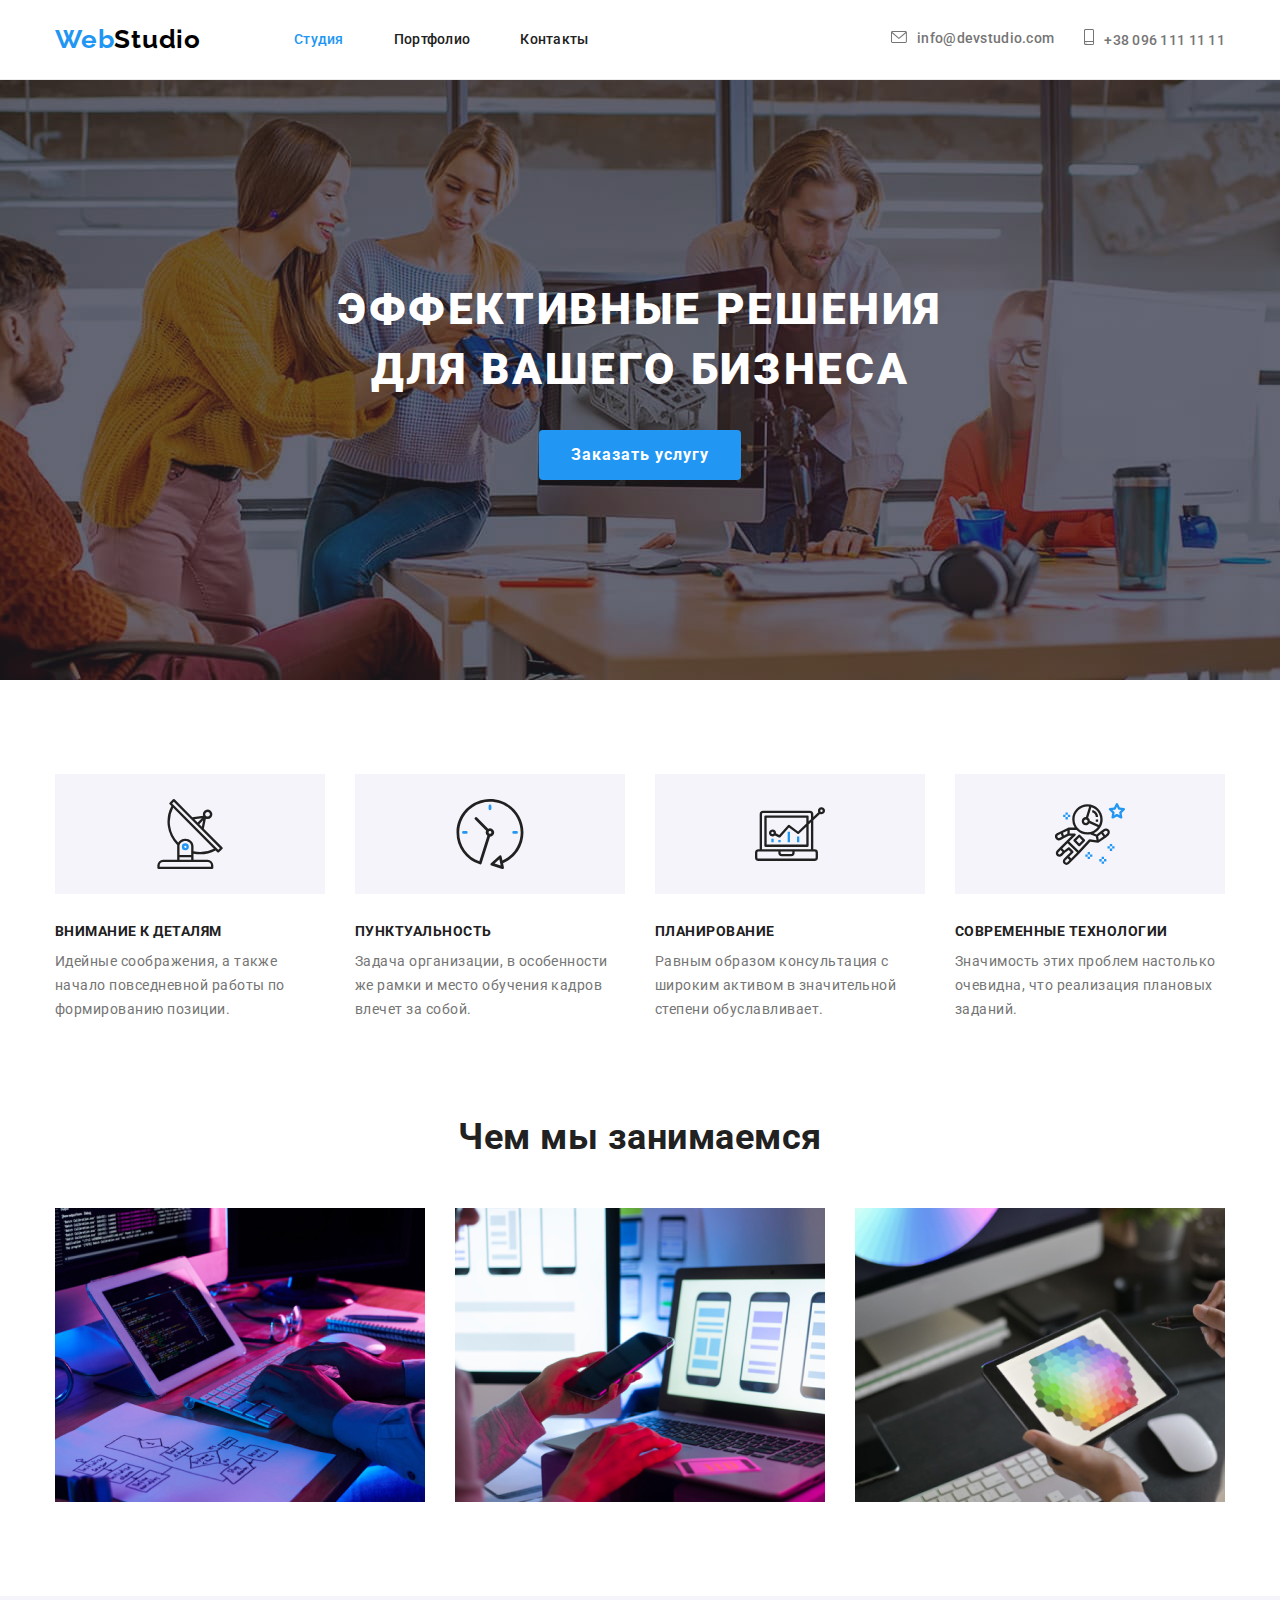
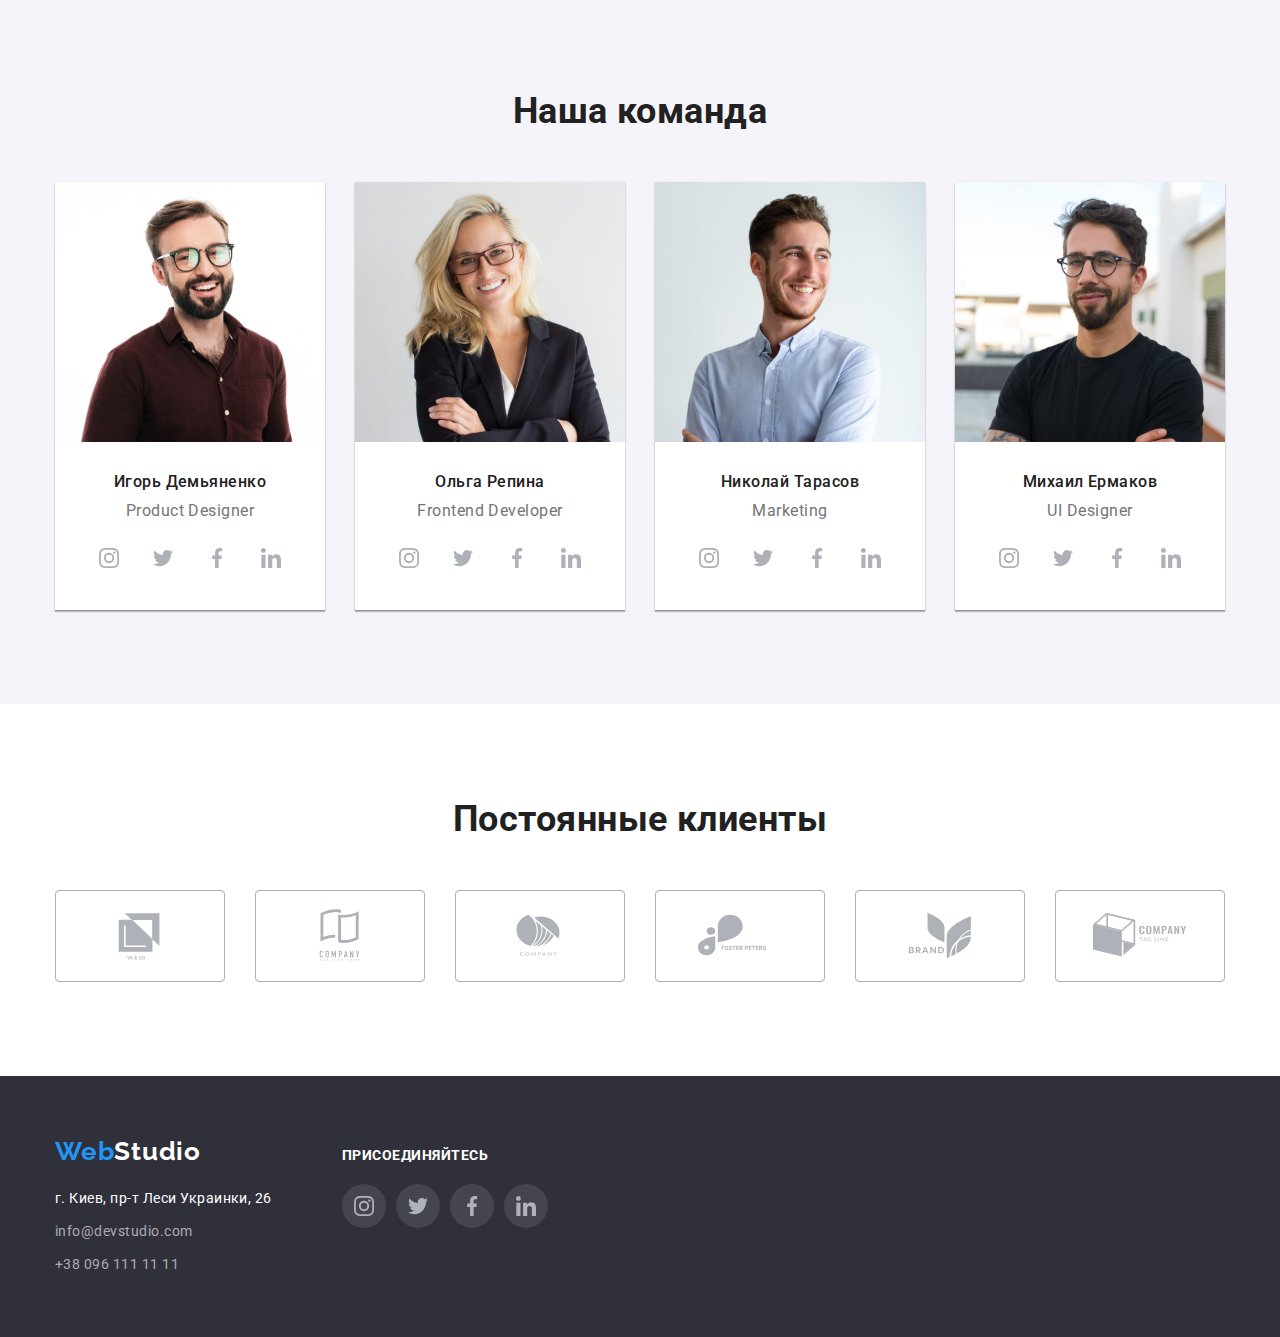
<file: index.html>
<!DOCTYPE html>
<html lang="ru">
<head>
    <meta charset="UTF-8">
    <meta http-equiv="X-UA-Compatible" content="IE=edge">
    <meta name="viewport" content="width=device-width, initial-scale=1.0">
    <title>WebStudio</title>
    <link rel="preconnect" href="https://fonts.googleapis.com">
    <link rel="preconnect" href="https://fonts.gstatic.com" crossorigin>
        <link href="https://fonts.googleapis.com/css2?family=Raleway:wght@700&family=Roboto:wght@400;500;700;900&display=swap"
        rel="stylesheet">
    <link rel="stylesheet" href="https://cdnjs.cloudflare.com/ajax/libs/modern-normalize/1.0.0/modern-normalize.min.css" />
    <link rel="stylesheet" href="./css/styles.css">
</head>
<body>
    <header class="header">
        <div class="conteiner header-nav">
            <nav class="nav">
                <a href="./index.html" class="logo link">Web<span class="logo-half-header">Studio</span></a>
                <ul class="nav-list list">
                    <li class="item"><a href="./index.html" class="link nav-link current">Студия</a></li>
                    <li class="item"><a href="./portfolio.html" class="link nav-link">Портфолио</a></li>
                    <li class="item"><a href="" class="link nav-link">Контакты</a></li>
                </ul>
            </nav>
            <ul class="contacts-list list">
                <li class="item">
                    <a href="mailto:info@devstudio.com" class="header-contacts link">
                        <svg class="icon envelope">
                            <use href="./images/icons.svg#envelope"></use>
                        </svg>info@devstudio.com</a>
                </li>
                <li class="item">
                    <a href="tel:+380961111111" class="header-contacts link">
                        <svg class="icon smartphone">
                            <use href="./images/icons.svg#smartphone"></use>
                        </svg>+38 096 111 11 11
                    </a>
                </li>
            </ul>
        </div>
    </header>
    <main>
        <section class="hero">
            <h1 class="hero-title">Эффективные решения для вашего бизнеса</h1>
            <button type="button" class="hero-button">
                Заказать услугу
            </button>
        </section>
        <section class="section">
            <div class="conteiner"><ul class="list features-list">
                <li class="features-item">
                    <div class="features-box">
                        <svg class="features-icon">
                            <use href="./images/icons.svg#antenna"></use>
                        </svg>
                    </div>
                    <h3 class="features-title">Внимание к деталям</h3>
                    <p class="features-text">
                        Идейные соображения, а также начало повседневной работы по формированию позиции.
                    </p>
                </li>
                <li class="features-item">
                    <div class="features-box">
                        <svg class="features-icon">
                            <use href="./images/icons.svg#clock"></use>
                        </svg>
                    </div>
                    <h3 class="features-title">Пунктуальность</h3>
                    <p class="features-text">
                        Задача организации, в особенности же рамки и место обучения кадров влечет за собой.
                    </p>
                </li>
                <li class="features-item">
                    <div class="features-box">
                        <svg class="features-icon">
                            <use href="./images/icons.svg#diagram"></use>
                        </svg>
                    </div>
                    <h3 class="features-title">Планирование</h3>
                    <p class="features-text">
                        Равным образом консультация с широким активом в значительной степени обуславливает.
                    </p>
                </li>
                <li class="features-item">
                    <div class="features-box">
                        <svg class="features-icon">
                            <use href="./images/icons.svg#astronaut"></use>
                        </svg>
                    </div>
                    <h3 class="features-title">Современные технологии</h3>
                    <p class="features-text">
                        Значимость этих проблем настолько очевидна, что реализация плановых заданий.
                    </p>
                </li>
            </ul>
        </div>
        </section>
        <section class="section team-section">
            <div class="conteiner">
                <h2 class="work-title">Чем мы занимаемся</h2>
                <ul class="list work-list">
                    <li class="work-item">
                        <img src="images/img1.jpg" alt="Программист работает с кодом" width="370" class="img-nogap">
                    </li>
                    <li class="work-item">
                        <img src="images/img2.jpg" alt="Дизайнер разрабатывет приложение для смартфонов" width="370" class="img-nogap">
                    </li>
                    <li class="work-item">
                        <img src="images/img3.jpg" alt="Веб-дизайнер работает с планшетом для выбора цветов" width="370" class="img-nogap">
                    </li>
                </ul>
            </div>
        </section>
        <section class="team section">
            <div class="conteiner">
                <h2 class="team-title">Наша команда</h2>
                <ul class="list team-list">
                    <li class="team-item">
                        <img src="images/igor.jpg" alt="Игорь Демьяненко" width="270" class="img-nogap">
                        <div class="team-content">
                            <h3 class="team-name">Игорь Демьяненко</h3>
                            <p lang="en" class="team-text">Product Designer</p>
                            <ul class="list team-social">
                                <li>
                                    <a href="" class="link social-links" aria-label="Instagram">
                                        <svg class="social-icon">
                                            <use href="./images/icons.svg#instagram"></use>
                                        </svg>
                                    </a>
                                </li>
                                <li>
                                    <a href="" class="link social-links" aria-label="Twitter">
                                        <svg class="social-icon">
                                            <use href="./images/icons.svg#twitter"></use>
                                        </svg>
                                    </a>
                                </li>
                                <li>
                                    <a href="" class="link social-links" aria-label="Facebook">
                                        <svg class="social-icon">
                                            <use href="./images/icons.svg#facebook"></use>
                                        </svg>
                                    </a>
                                </li>
                                <li>
                                    <a href="" class="link social-links" aria-label="Linkedin">
                                        <svg class="social-icon">
                                            <use href="./images/icons.svg#linkedin"></use>
                                        </svg>
                                    </a>
                                </li>
                            </ul>
                        </div>                        
                        </li>
                        <li class="team-item">
                            <img src="images/olga.jpg" alt="Ольга Репина" width="270" class="img-nogap">
                            <div class="team-content">
                                <h3 class="team-name">Ольга Репина</h3>
                                <p lang="en" class="team-text">Frontend Developer</p>
                                <ul class="list team-social">
                                    <li>
                                        <a href="" class="link social-links" aria-label="Instagram">
                                            <svg class="social-icon">
                                                <use href="./images/icons.svg#instagram"></use>
                                            </svg>
                                        </a>
                                    </li>
                                    <li>
                                        <a href="" class="link social-links" aria-label="Twitter">
                                            <svg class="social-icon">
                                                <use href="./images/icons.svg#twitter"></use>
                                            </svg>
                                        </a>
                                    </li>
                                    <li>
                                        <a href="" class="link social-links" aria-label="Facebook">
                                            <svg class="social-icon">
                                                <use href="./images/icons.svg#facebook"></use>
                                            </svg>
                                        </a>
                                    </li>
                                    <li>
                                        <a href="" class="link social-links" aria-label="Linkedin">
                                            <svg class="social-icon">
                                                <use href="./images/icons.svg#linkedin"></use>
                                            </svg>
                                        </a>
                                    </li>
                                </ul>
                            </div>
                    </li>
                    <li class="team-item">
                        <img src="images/nikolai.jpg" alt="Николай Тарасов" width="270" class="img-nogap">
                        <div class="team-content">
                            <h3 class="team-name">Николай Тарасов</h3>
                            <p lang="en" class="team-text">Marketing</p>
                            <ul class="list team-social">
                                <li>
                                    <a href="" class="link social-links" aria-label="Instagram">
                                        <svg class="social-icon">
                                            <use href="./images/icons.svg#instagram"></use>
                                        </svg>
                                    </a>
                                </li>
                                <li>
                                    <a href="" class="link social-links" aria-label="Twitter">
                                        <svg class="social-icon">
                                            <use href="./images/icons.svg#twitter"></use>
                                        </svg>
                                    </a>
                                </li>
                                <li>
                                    <a href="" class="link social-links" aria-label="Facebook">
                                        <svg class="social-icon">
                                            <use href="./images/icons.svg#facebook"></use>
                                        </svg>
                                    </a>
                                </li>
                                <li>
                                    <a href="" class="link social-links" aria-label="Linkedin">
                                        <svg class="social-icon">
                                            <use href="./images/icons.svg#linkedin"></use>
                                        </svg>
                                    </a>
                                </li>
                            </ul>
                        </div>
                    </li>
                    <li class="team-item">
                        <img src="images/mihail.jpg" alt="Михаил Ермаков" width="270" class="img-nogap">
                        <div class="team-content">
                            <h3 class="team-name">Михаил Ермаков</h3>
                            <p lang="en" class="team-text">UI Designer</p>
                            <ul class="list team-social">
                                <li>
                                    <a href="" class="link social-links" aria-label="Instagram">
                                        <svg class="social-icon">
                                            <use href="./images/icons.svg#instagram"></use>
                                        </svg>
                                    </a>
                                </li>
                                <li>
                                    <a href="" class="link social-links" aria-label="Twitter">
                                        <svg class="social-icon">
                                            <use href="./images/icons.svg#twitter"></use>
                                        </svg>
                                    </a>
                                </li>
                                <li>
                                    <a href="" class="link social-links" aria-label="Facebook">
                                        <svg class="social-icon">
                                            <use href="./images/icons.svg#facebook"></use>
                                        </svg>
                                    </a>
                                </li>
                                <li>
                                    <a href="" class="link social-links" aria-label="Linkedin">
                                        <svg class="social-icon">
                                            <use href="./images/icons.svg#linkedin"></use>
                                        </svg>
                                    </a>
                                </li>
                            </ul>
                        </div>
                    </li>
                </ul>
            </div>
        </section>
        <section class="section">
            <div class="conteiner">
                <h2 class="clients-title">Постоянные клиенты</h2>
                <ul class="list clients-list">
                    <li>
                        <a href="/" class="link clients-link" aria-label="Клиент 1">
                            <div class="clients-box">
                                <svg class="clients-icon">
                                    <use href="./images/icons.svg#logo-1"></use>
                                </svg>
                            </div>
                        </a>
                    </li>
                    <li>
                        <a href="/" class="link clients-link" aria-label="Клиент 2">
                            <div class="clients-box">
                                <svg class="clients-icon">
                                    <use href="./images/icons.svg#logo-2"></use>
                                </svg>
                            </div>
                        </a>
                    </li>
                    <li>
                        <a href="/" class="link clients-link" aria-label="Клиент 3">
                            <div class="clients-box">
                                <svg class="clients-icon">
                                    <use href="./images/icons.svg#logo-3"></use>
                                </svg>
                            </div>
                        </a>
                    </li>
                    <li>
                        <a href="/" class="link clients-link" aria-label="Клиент 4">
                            <div class="clients-box">
                                <svg class="clients-icon">
                                    <use href="./images/icons.svg#logo-4"></use>
                                </svg>
                            </div>
                        </a>
                    </li>
                    <li>
                        <a href="/" class="link clients-link" aria-label="Клиент 5">
                            <div class="clients-box">
                                <svg class="clients-icon">
                                    <use href="./images/icons.svg#logo-5"></use>
                                </svg>
                            </div>
                        </a>
                    </li>
                    <li>
                        <a href="/" class="link clients-link" aria-label="Клиент 6">
                            <div class="clients-box">
                                <svg class="clients-icon">
                                    <use href="./images/icons.svg#logo-6"></use>
                                </svg>
                            </div>
                        </a>
                    </li>
                </ul>
            </div>
        </section>
    </main>
    <footer class="footer">
        <div class="conteiner">
            <div>
                <a href="./index.html" class="logo no-margin no-padding link">Web<span class="logo-half-footer">Studio</span></a>
                <address class="contacts">
                    <p class="address">г. Киев, пр-т Леси Украинки, 26</p>
                    <ul class="footer-list list">
                        <li class="item">
                            <a href="mailto:info@devstudio.com" class="link footer-contacts">info@devstudio.com</a>
                        </li>
                        <li class="item">
                            <a href="tel:+380961111111" class="link footer-contacts">+38 096 111 11 11</a>
                        </li>
                    </ul>
                </address>
            </div>
            <div class="footer-social">
                <h3 class="footer-title">присоединяйтесь</h3>
                <ul class="list social-list">
                    <li class="social-item">
                        <a href="" class="link social-links" aria-label="Instagram">
                            <svg class="social-icon">
                                <use href="./images/icons.svg#instagram"></use>
                            </svg>
                        </a>
                    </li>
                    <li class="social-item">
                        <a href="" class="link social-links" aria-label="Twitter">
                            <svg class="social-icon">
                                <use href="./images/icons.svg#twitter"></use>
                            </svg>
                        </a>
                    </li>
                    <li class="social-item">
                        <a href="" class="link social-links" aria-label="Facebook">
                            <svg class="social-icon">
                                <use href="./images/icons.svg#facebook"></use>
                            </svg>
                        </a>
                    </li>
                    <li class="social-item">
                        <a href="" class="link social-links" aria-label="Linkedin">
                            <svg class="social-icon">
                                <use href="./images/icons.svg#linkedin"></use>
                            </svg>
                        </a>
                    </li>
                </ul>
            </div>
        </div>
    </footer>
</body>
</html>
</file>
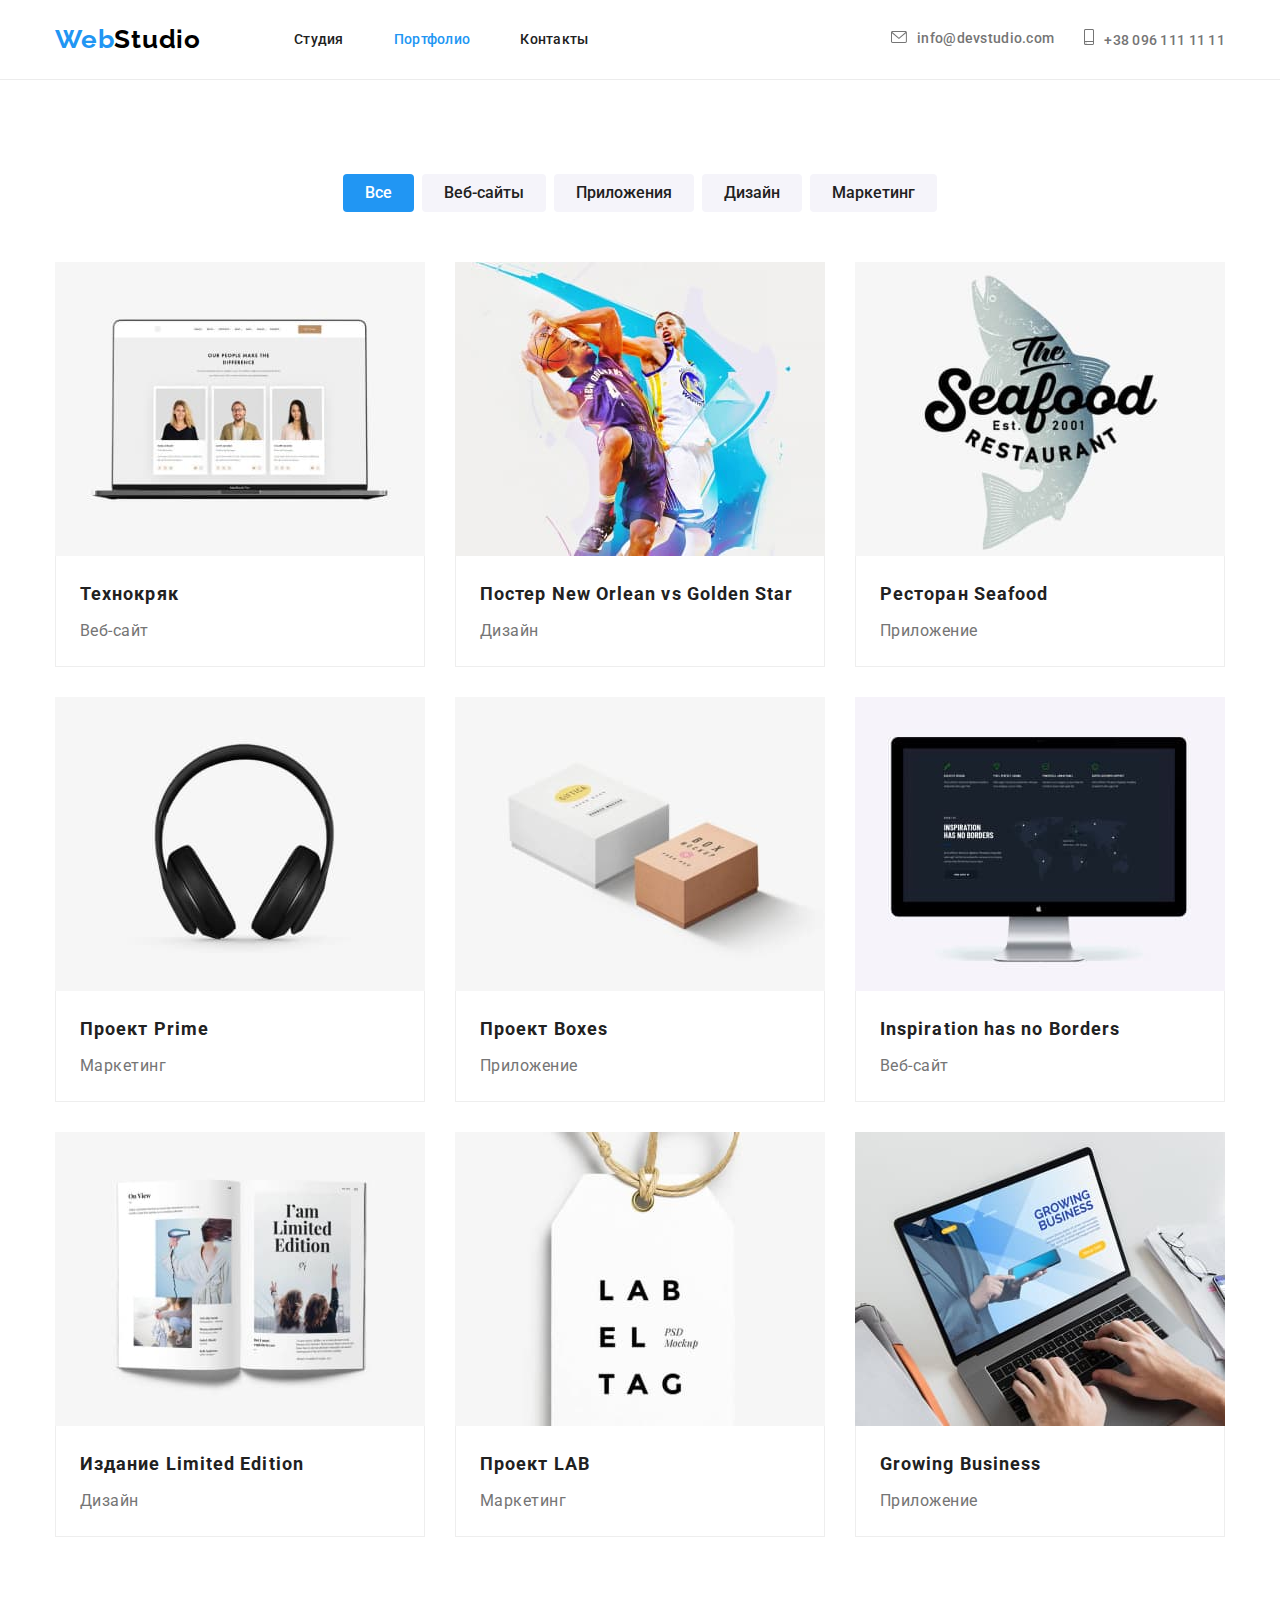
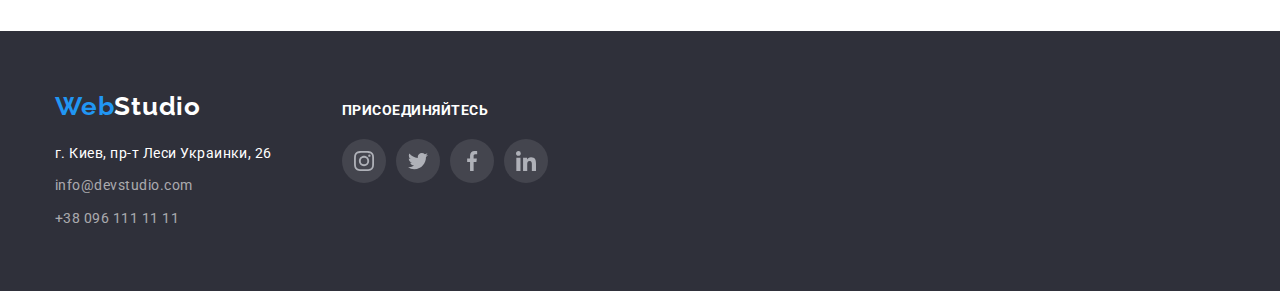
<file: portfolio.html>
<!DOCTYPE html>
<html lang="ru">

<head>
    <meta charset="UTF-8">
    <meta http-equiv="X-UA-Compatible" content="IE=edge">
    <meta name="viewport" content="width=device-width, initial-scale=1.0">
    <title>WebStudio</title>
    <link rel="preconnect" href="https://fonts.googleapis.com">
    <link rel="preconnect" href="https://fonts.gstatic.com" crossorigin>
    <link href="https://fonts.googleapis.com/css2?family=Raleway:wght@700&family=Roboto:wght@400;500;700;900&display=swap"
        rel="stylesheet">
    <link rel="stylesheet" href="https://cdnjs.cloudflare.com/ajax/libs/modern-normalize/1.0.0/modern-normalize.min.css" />
    <link rel="stylesheet" href="./css/styles.css">
</head>

<body>
    <header class="header">
        <div class="conteiner header-nav">
            <nav class="nav">
                <a href="./index.html" class="logo link">Web<span class="logo-half-header">Studio</span></a>
                <ul class="nav-list list">
                    <li class="item"><a href="./index.html" class="link nav-link">Студия</a></li>
                    <li class="item"><a href="./portfolio.html" class="link nav-link current">Портфолио</a></li>
                    <li class="item"><a href="" class="link nav-link">Контакты</a></li>
                </ul>
            </nav>
            <ul class="contacts-list list">
                <li class="item">
                    <a href="mailto:info@devstudio.com" class="header-contacts link">
                        <svg class="icon envelope">
                            <use href="./images/icons.svg#envelope"></use>
                        </svg>info@devstudio.com</a>
                </li>
                <li class="item">
                    <a href="tel:+380961111111" class="header-contacts link">
                        <svg class="icon smartphone">
                            <use href="./images/icons.svg#smartphone"></use>
                        </svg>+38 096 111 11 11
                    </a>
                </li>
            </ul>
        </div>
    </header>
    <main>
        <section class="section">
            <div class="conteiner">
                <ul class="list button-list">
                    <li class="button-item"><button type="button" class="gallery-button current">Все</button></li>
                    <li class="button-item"><button type="button" class="gallery-button">Веб-сайты</button></li>
                    <li class="button-item"><button type="button" class="gallery-button">Приложения</button></li>
                    <li class="button-item"><button type="button" class="gallery-button">Дизайн</button></li>
                    <li class="button-item"><button type="button" class="gallery-button">Маркетинг</button></li>
                </ul>
                <ul class="list gallery-list">
                    <li class="gallery-item">
                        <img src="./images/portfolio/img1.jpg" alt="Открытый веб-сайт на ноутбуке" width="370" class="img-nogap">
                        <div class="item-description">
                            <h2 class="gallery-title">Технокряк</h2>
                            <p class="gallery-text">Веб-сайт</p>
                        </div>
                    </li>
                    <li class="gallery-item">
                        <img src="./images/portfolio/img2.jpg" alt="Постер к баскетбольному матчу" width="370" class="img-nogap">
                        <div class="item-description">
                            <h2 class="gallery-title">Постер <span lang="en">New Orlean vs Golden Star</span></h2>
                            <p class="gallery-text">Дизайн</p>
                        </div>
                    </li>
                    <li class="gallery-item">
                        <img src="./images/portfolio/img3.jpg" alt="Логотип ресторана" width="370" class="img-nogap">
                        <div class="item-description">
                            <h2 class="gallery-title">Ресторан <span lang="en">Seafood</span></h2>
                            <p class="gallery-text">Приложение</p>
                        </div>
                    </li>
                    <li class="gallery-item">
                        <img src="./images/portfolio/img4.jpg" alt="Наушники" width="370" class="img-nogap">
                        <div class="item-description">
                            <h2 class="gallery-title">Проект <span lang="en">Prime</span></h2>
                            <p class="gallery-text">Маркетинг</p>
                        </div>
                    </li>
                    <li class="gallery-item">
                        <img src="./images/portfolio/img5.jpg" alt="Две коробки" width="370" class="img-nogap">
                        <div class="item-description">
                            <h2 class="gallery-title">Проект <span lang="en">Boxes</span></h2>
                            <p class="gallery-text">Приложение</p>
                        </div>
                    </li>
                    <li class="gallery-item">
                        <img src="./images/portfolio/img6.jpg" alt="Открытый веб-сайт на мониторе" width="370" class="img-nogap">
                        <div class="item-description">
                            <h2 class="gallery-title" lang="en">Inspiration has no Borders</h2>
                            <p class="gallery-text">Веб-сайт</p>
                        </div>
                    </li>
                    <li class="gallery-item">
                        <img src="./images/portfolio/img7.jpg" alt="Открытая книга" width="370" class="img-nogap">
                        <div class="item-description">
                            <h2 class="gallery-title">Издание <span lang="en">Limited Edition</span></h2>
                            <p class="gallery-text">Дизайн</p>
                        </div>
                    </li>
                    <li class="gallery-item">
                        <img src="./images/portfolio/img8.jpg" alt="Ярлык с текстом" width="370" class="img-nogap">
                        <div class="item-description">
                            <h2 class="gallery-title">Проект <span lang="en">LAB</span></h2>
                            <p class="gallery-text">Маркетинг</p>
                        </div>
                    </li>
                    <li class="gallery-item">
                        <img src="./images/portfolio/img9.jpg" alt="Работа в приложении за ноутбуком" width="370" class="img-nogap">
                        <div class="item-description">
                            <h2 class="gallery-title" lang="en">Growing Business</h2>
                            <p class="gallery-text">Приложение</p>
                        </div>
                    </li>
                </ul>
            </div>
        </section>
    </main>
    <footer class="footer">
        <div class="conteiner">
            <div>
                <a href="./index.html" class="logo no-margin no-padding link">Web<span
                        class="logo-half-footer">Studio</span></a>
                <address class="contacts">
                    <p class="address">г. Киев, пр-т Леси Украинки, 26</p>
                    <ul class="footer-list list">
                        <li class="item">
                            <a href="mailto:info@devstudio.com" class="link footer-contacts">info@devstudio.com</a>
                        </li>
                        <li class="item">
                            <a href="tel:+380961111111" class="link footer-contacts">+38 096 111 11 11</a>
                        </li>
                    </ul>
                </address>
            </div>
            <div class="footer-social">
                <h3 class="footer-title">присоединяйтесь</h3>
                <ul class="list social-list">
                    <li class="social-item">
                        <a href="" class="link social-links" aria-label="Instagram">
                            <svg class="social-icon">
                                <use href="./images/icons.svg#instagram"></use>
                            </svg>
                        </a>
                    </li>
                    <li class="social-item">
                        <a href="" class="link social-links" aria-label="Twitter">
                            <svg class="social-icon">
                                <use href="./images/icons.svg#twitter"></use>
                            </svg>
                        </a>
                    </li>
                    <li class="social-item">
                        <a href="" class="link social-links" aria-label="Facebook">
                            <svg class="social-icon">
                                <use href="./images/icons.svg#facebook"></use>
                            </svg>
                        </a>
                    </li>
                    <li class="social-item">
                        <a href="" class="link social-links" aria-label="Linkedin">
                            <svg class="social-icon">
                                <use href="./images/icons.svg#linkedin"></use>
                            </svg>
                        </a>
                    </li>
                </ul>
            </div>
        </div>
    </footer>
</body>   
</html>
</file>
<file: css/styles.css>
:root {
  --primary-text-color: #757575;
  --accent-text-color: #2196f3;
  --white-color: #ffffff;
  --title-text-color: #212121;
  --adress-text-color: rgba(255, 255, 255, 0.6);
  --black-color: #000000;
  --secondary-backgraund-color: #f5f4fa;
  --hero-backgraund-color: #2f303a;
  --clients-logo-color: #afb1b8;
  --footer-social-color: rgba(255, 255, 255, 0.1);
}

body {
  color: var(--primary-text-color);
  background-color: var(--white-color);
  font-family: 'Roboto', sans-serif;
  letter-spacing: 0.03em;
}

.list {
  padding: 0;
  margin: 0;

  list-style: none;
}
.link {
  text-decoration: none;
}
.conteiner {
  padding-left: 15px;
  padding-right: 15px;
  margin: 0 auto;
  width: 1200px;
}
.section {
  padding-top: 94px;
  padding-bottom: 94px;
}
.section.team-section {
  padding-top: 0;
}
.img-nogap {
  display: block;
}

/* Logo */

.logo {
  margin-right: 93px;
  padding: 24px 0;

  color: var(--accent-text-color);
  font-family: 'Raleway', sans-serif;
  font-weight: 700;
  font-size: 26px;
  line-height: 1.19;
  letter-spacing: 0.03em;
}
.logo-half-header {
  color: var(--black-color);
}
.logo-half-footer {
  color: var(--white-color);
}

.logo.no-margin {
  margin-right: 0;
}
.logo.no-padding {
  padding: 0;
}

/* Header */

.header {
  border-bottom: 1px solid #ececec;
}
.header-nav {
  display: flex;
  align-items: center;
  justify-content: space-between;
}
.nav {
  display: flex;
  align-items: center;
}
.nav-list {
  display: flex;
}
.nav-list .item + .item {
  margin-left: 50px;
}
.nav-link {
  display: block;
  padding-top: 32px;
  padding-bottom: 31px;

  color: var(--title-text-color);
  font-weight: 500;
  font-size: 14px;
  line-height: 1.14;
  letter-spacing: 0.02em;
}
.contacts-list {
  display: flex;
}
.contacts-list .item + .item {
  margin-left: 30px;
}
.icon {
  fill: currentColor;
}
.envelope {
  width: 16px;
  height: 12px;
  margin-right: 10px;
}
.smartphone {
  width: 10px;
  height: 16px;
  margin-right: 10px;
}
.header-contacts {
  padding: 32px 0;

  color: var(--primary-text-color);
  font-weight: 500;
  font-size: 14px;
  line-height: 1.14;
  letter-spacing: 0.02em;
}

.header-contacts:focus,
.header-contacts:hover,
.footer-contacts:focus,
.footer-contacts:hover,
.nav-link:focus,
.nav-link:hover {
  color: var(--accent-text-color);
}
.nav-link.current {
  color: var(--accent-text-color);
}

/*Main Studio*/

.hero {
  max-width: 1600px;
  height: 600px;
  margin: 0 auto;
  padding-top: 200px;
  padding-bottom: 200px;
  text-align: center;
  background-image: linear-gradient(to right, rgba(47, 48, 58, 0.4), rgba(47, 48, 58, 0.4)),
    url(../images/bcg-hero.jpg);
  background-color: var(--hero-backgraund-color);
  background-repeat: no-repeat;
  background-position: center;
  background-size: cover;
}
.hero-title {
  margin: auto;
  margin-top: 0;
  margin-bottom: 30px;
  width: 696px;

  color: var(--white-color);
  font-weight: 900;
  font-size: 44px;
  line-height: 1.36;
  letter-spacing: 0.06em;
  text-transform: uppercase;
}
.hero-button {
  padding: 10px 32px;
  min-width: 200px;
  border: 1px var(--accent-text-color);
  border-radius: 4px;

  background-color: var(--accent-text-color);
  color: var(--white-color);
  font-family: inherit;
  font-weight: 700;
  font-size: 16px;
  line-height: 1.87;
  letter-spacing: 0.06em;
  cursor: pointer;
}
.features-list {
  display: flex;
}
.features-item {
  margin-left: 30px;
  flex-basis: calc((100% - 90px) / 4);
}
.features-list .features-item:first-child {
  margin-left: 0;
}
.features-box {
  display: flex;
  align-items: center;
  justify-content: center;
  width: 270px;
  height: 120px;
  background-color: var(--secondary-backgraund-color);
  margin-bottom: 30px;
}
.features-icon {
  width: 70px;
  height: 70px;
}
.features-title {
  margin-top: 0;
  margin-bottom: 10px;

  color: var(--title-text-color);
  font-size: 14px;
  line-height: 1.14;
  text-transform: uppercase;
}
.features-text {
  margin-top: 0;
  margin-bottom: 0;

  font-size: 14px;
  line-height: 1.71;
}
.work-list {
  display: flex;
}
.work-item {
  margin-left: 30px;
  flex-basis: calc((100% - 60px) / 3);
}
.work-list .work-item:first-child {
  margin-left: 0;
}
.team {
  background-color: var(--secondary-backgraund-color);
}
.team-list {
  display: flex;
}
.team-item {
  margin-left: 30px;
  flex-basis: calc((100% - 90px) / 4);
  background-color: var(--white-color);
  box-shadow: 0px 2px 1px 0px #00000033, 0px 1px 1px 0px #00000024, 0px 1px 3px 0px #0000001f;
}
.team-list .team-item:first-child {
  margin-left: 0;
}

.work-title,
.team-title,
.clients-title {
  margin-top: 0;
  margin-bottom: 50px;

  color: var(--title-text-color);
  font-size: 36px;
  line-height: 1.17;
  text-align: center;
}
.team-content {
  padding: 30px 32px;
}
.team-name {
  margin-top: 0;
  margin-bottom: 0;

  color: var(--title-text-color);
  font-weight: 500;
  font-size: 16px;
  line-height: 1.19;
  text-align: center;
}
.team-text {
  margin-top: 10px;
  margin-bottom: 16px;

  font-size: 16px;
  line-height: 1.19;
  text-align: center;
}
.team-social {
  display: flex;
  justify-content: space-between;
  flex-basis: calc((100% - 30px) / 4);
}
.social-links {
  display: flex;
  justify-content: center;
  align-items: center;
  width: 44px;
  height: 44px;
  border-radius: 50%;

  color: var(--clients-logo-color);
}
.social-icon {
  fill: currentColor;
  width: 20px;
  height: 20px;
}
.social-links:hover,
.social-links:focus {
  background-color: var(--accent-text-color);
  color: var(--white-color);
}
.clients-list {
  display: flex;
  justify-content: space-between;
}
.clients-box {
  display: flex;
  align-items: center;
  justify-content: center;

  width: 170px;
  height: 92px;
  border: 1px solid var(--clients-logo-color);
  border-radius: 4px;

  color: var(--clients-logo-color);
}
.clients-link:hover .clients-box,
.clients-link:focus .clients-box {
  color: var(--accent-text-color);
  border: 1px solid var(--accent-text-color);
}
.clients-icon {
  width: 106px;
  height: 60px;
  fill: currentColor;
}

/* Main Portfolio */

.button-list {
  display: flex;
  justify-content: center;
  margin-bottom: 50px;
}

.gallery-button {
  border-radius: 4px;
  padding: 6px 22px;
  border: 1px var(--title-text-color);

  color: var(--title-text-color);
  background-color: var(--secondary-backgraund-color);
  font-family: inherit;
  font-weight: 500;
  font-size: 16px;
  line-height: 1.62;
  cursor: pointer;
}
.button-item {
  margin-left: 8px;
}
.button-list .button-item:first-child {
  margin-left: 0;
}
.gallery-button:focus,
.gallery-button:hover {
  border-color: var(--accent-text-color);
  color: var(--white-color);
  background-color: var(--accent-text-color);
  box-shadow: 0px 2px 2px 0px #0000001f, 0px 1px 2px 0px #00000014, 0px 3px 1px 0px #0000001a;
}
.gallery-button.current {
  border-color: var(--accent-text-color);
  color: var(--white-color);
  background-color: var(--accent-text-color);
}
.gallery-list {
  display: flex;
  flex-wrap: wrap;
}
.gallery-item {
  margin-top: 30px;
  margin-right: 30px;
  flex-basis: calc((100% - 60px) / 3);
}
.gallery-item:hover {
  box-shadow: 1px 4px 6px 0px #00000029, 0px 4px 4px 0px #0000000f, 0px 1px 1px 0px #0000001f;
}
.gallery-list .gallery-item:nth-child(3n) {
  margin-right: 0;
}
.gallery-list .gallery-item:nth-child(-n + 3) {
  margin-top: 0;
}
.item-description {
  padding: 20px 24px;
  border-right: 1px solid #eeeeee;
  border-bottom: 1px solid #eeeeee;
  border-left: 1px solid #eeeeee;
}
.gallery-title {
  margin-top: 0;
  margin-bottom: 0;

  color: var(--title-text-color);
  font-size: 18px;
  line-height: 2;
  letter-spacing: 0.06em;
}
.gallery-text {
  margin-top: 4px;
  margin-bottom: 0;

  font-size: 16px;
  line-height: 1.87;
}

/* Footer */

.footer {
  padding-top: 60px;
  padding-bottom: 60px;

  background-color: var(--hero-backgraund-color);
}
.footer > .conteiner {
  display: flex;
  align-items: baseline;
}
.address {
  margin-top: 0;
  margin-bottom: 0;

  color: var(--white-color);
  font-style: normal;
  font-size: 14px;
  line-height: 1.71;
}
.contacts {
  margin-top: 20px;
}
.footer-list {
  margin-top: 9px;
}
.footer-list .item + .item {
  margin-top: 9px;
}
.footer-contacts {
  display: block;

  color: var(--adress-text-color);
  font-style: normal;
  font-size: 14px;
  line-height: 1.71;
}
.footer-social {
  margin-left: 70px;
}
.footer-title {
  margin-top: 0;
  margin-bottom: 20px;
  text-align: left;
  font-size: 14px;
  line-height: 1.14;
  text-transform: uppercase;
  color: var(--white-color);
}
.social-list {
  display: flex;
}
.social-item {
  margin-left: 10px;
}
.social-item:first-child {
  margin-left: 0px;
}
.social-list .social-links {
  background-color: var(--footer-social-color);
}
.social-list .social-links:hover,
.social-list .social-links:focus {
  background-color: var(--accent-text-color);
}
</file>
